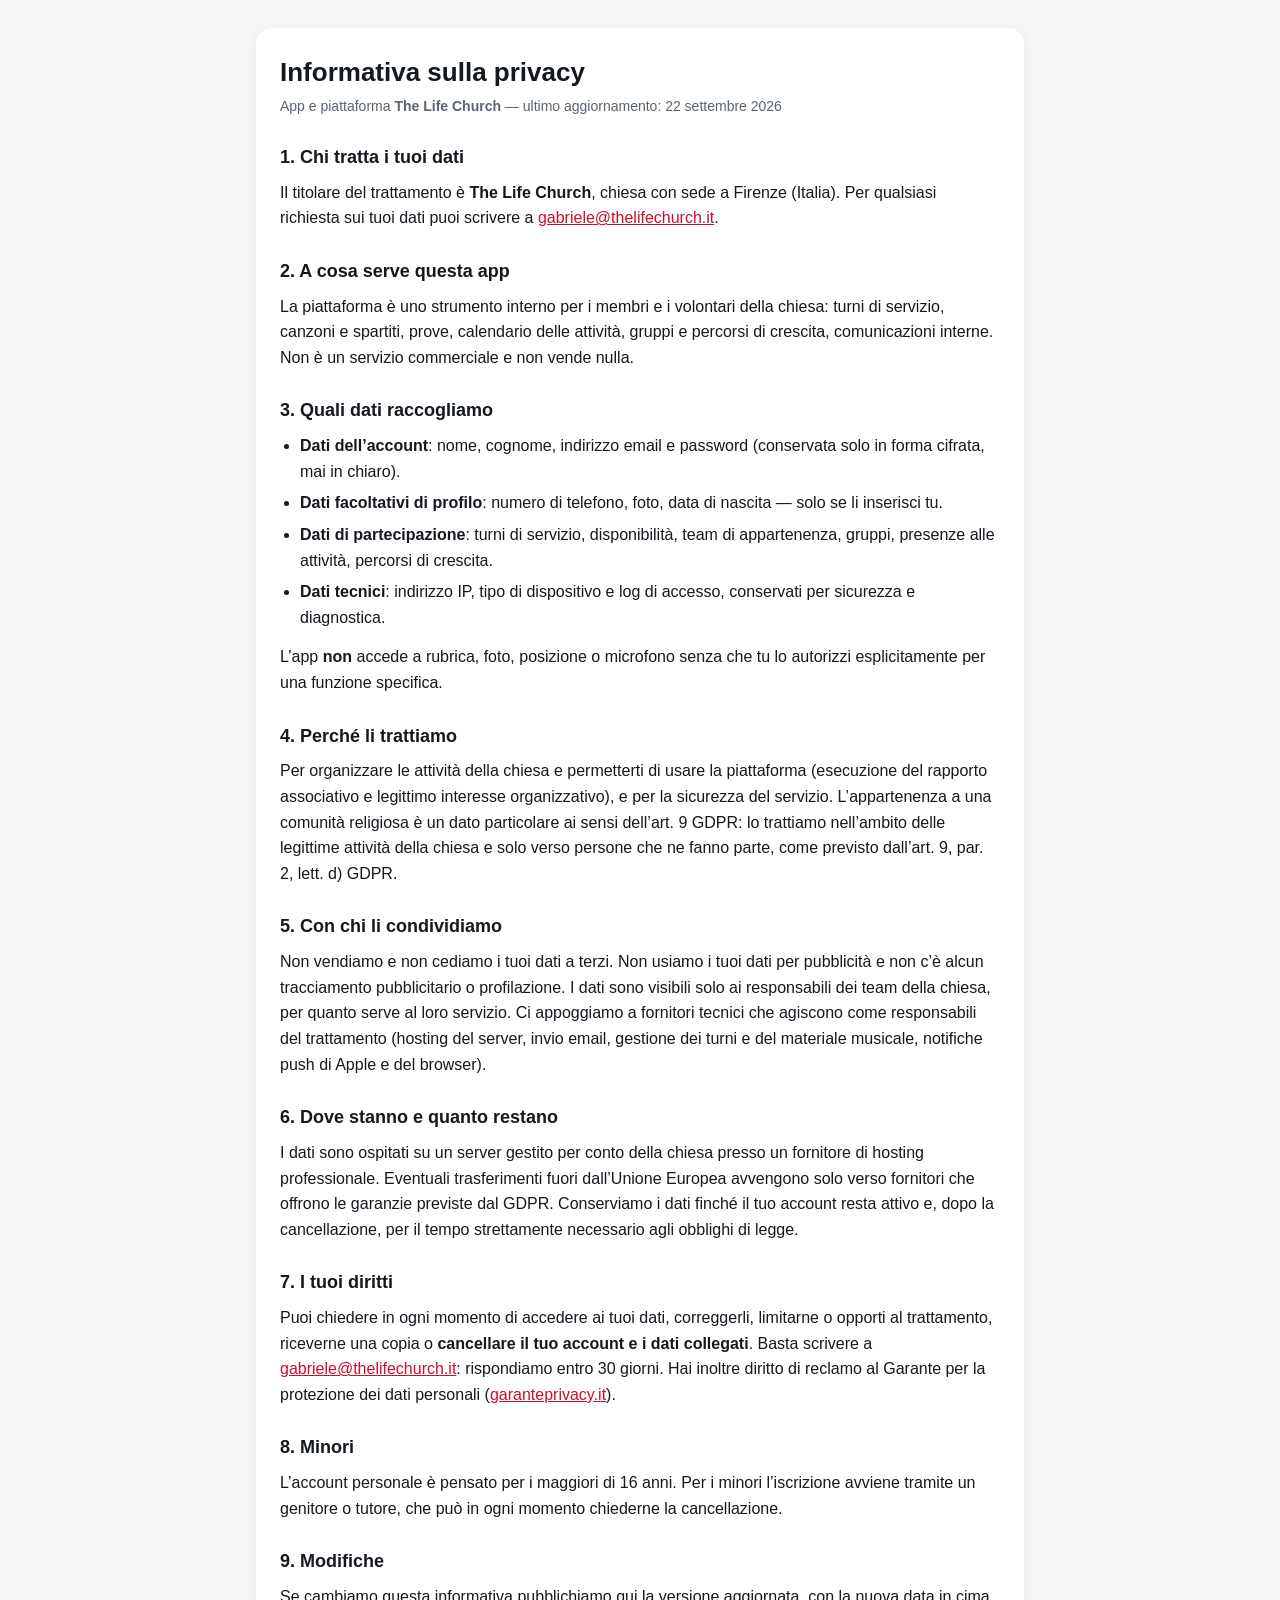
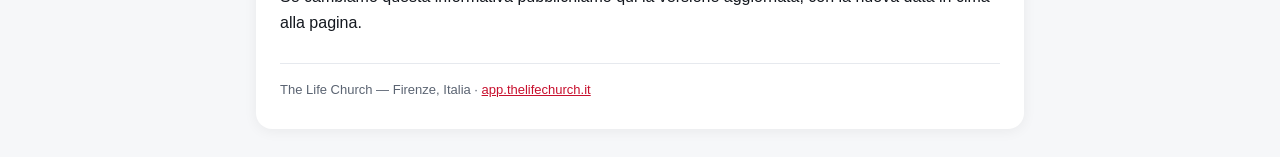
<file: index.html>
<!doctype html>
<html lang="it">
<head>
<meta charset="utf-8">
<meta name="viewport" content="width=device-width, initial-scale=1">
<title>Informativa sulla privacy — The Life Church</title>
</head>
<body style="margin:0;padding:28px 18px;background:#f6f7f9;color:#14181f;font-family:-apple-system,BlinkMacSystemFont,'Segoe UI',Roboto,Helvetica,Arial,sans-serif;line-height:1.6;-webkit-text-size-adjust:100%">
<main style="max-width:720px;margin:0 auto;background:#ffffff;border-radius:16px;padding:28px 24px;box-shadow:0 2px 14px rgba(0,0,0,0.06)">

<h1 style="font-size:26px;line-height:1.25;margin:0 0 6px">Informativa sulla privacy</h1>
<p style="margin:0 0 24px;color:#5b6472;font-size:14px">App e piattaforma <strong>The Life Church</strong> &mdash; ultimo aggiornamento: 22 settembre 2026</p>

<h2 style="font-size:18px;margin:26px 0 8px">1. Chi tratta i tuoi dati</h2>
<p style="margin:0 0 14px">Il titolare del trattamento &egrave; <strong>The Life Church</strong>, chiesa con sede a Firenze (Italia). Per qualsiasi richiesta sui tuoi dati puoi scrivere a <a href="mailto:gabriele@thelifechurch.it" style="color:#c8102e">gabriele@thelifechurch.it</a>.</p>

<h2 style="font-size:18px;margin:26px 0 8px">2. A cosa serve questa app</h2>
<p style="margin:0 0 14px">La piattaforma &egrave; uno strumento interno per i membri e i volontari della chiesa: turni di servizio, canzoni e spartiti, prove, calendario delle attivit&agrave;, gruppi e percorsi di crescita, comunicazioni interne. Non &egrave; un servizio commerciale e non vende nulla.</p>

<h2 style="font-size:18px;margin:26px 0 8px">3. Quali dati raccogliamo</h2>
<ul style="margin:0 0 14px;padding-left:20px">
<li style="margin-bottom:6px"><strong>Dati dell&rsquo;account</strong>: nome, cognome, indirizzo email e password (conservata solo in forma cifrata, mai in chiaro).</li>
<li style="margin-bottom:6px"><strong>Dati facoltativi di profilo</strong>: numero di telefono, foto, data di nascita &mdash; solo se li inserisci tu.</li>
<li style="margin-bottom:6px"><strong>Dati di partecipazione</strong>: turni di servizio, disponibilit&agrave;, team di appartenenza, gruppi, presenze alle attivit&agrave;, percorsi di crescita.</li>
<li style="margin-bottom:6px"><strong>Dati tecnici</strong>: indirizzo IP, tipo di dispositivo e log di accesso, conservati per sicurezza e diagnostica.</li>
</ul>
<p style="margin:0 0 14px">L&rsquo;app <strong>non</strong> accede a rubrica, foto, posizione o microfono senza che tu lo autorizzi esplicitamente per una funzione specifica.</p>

<h2 style="font-size:18px;margin:26px 0 8px">4. Perch&eacute; li trattiamo</h2>
<p style="margin:0 0 14px">Per organizzare le attivit&agrave; della chiesa e permetterti di usare la piattaforma (esecuzione del rapporto associativo e legittimo interesse organizzativo), e per la sicurezza del servizio. L&rsquo;appartenenza a una comunit&agrave; religiosa &egrave; un dato particolare ai sensi dell&rsquo;art. 9 GDPR: lo trattiamo nell&rsquo;ambito delle legittime attivit&agrave; della chiesa e solo verso persone che ne fanno parte, come previsto dall&rsquo;art. 9, par. 2, lett. d) GDPR.</p>

<h2 style="font-size:18px;margin:26px 0 8px">5. Con chi li condividiamo</h2>
<p style="margin:0 0 14px">Non vendiamo e non cediamo i tuoi dati a terzi. Non usiamo i tuoi dati per pubblicit&agrave; e non c&rsquo;&egrave; alcun tracciamento pubblicitario o profilazione. I dati sono visibili solo ai responsabili dei team della chiesa, per quanto serve al loro servizio. Ci appoggiamo a fornitori tecnici che agiscono come responsabili del trattamento (hosting del server, invio email, gestione dei turni e del materiale musicale, notifiche push di Apple e del browser).</p>

<h2 style="font-size:18px;margin:26px 0 8px">6. Dove stanno e quanto restano</h2>
<p style="margin:0 0 14px">I dati sono ospitati su un server gestito per conto della chiesa presso un fornitore di hosting professionale. Eventuali trasferimenti fuori dall&rsquo;Unione Europea avvengono solo verso fornitori che offrono le garanzie previste dal GDPR. Conserviamo i dati finch&eacute; il tuo account resta attivo e, dopo la cancellazione, per il tempo strettamente necessario agli obblighi di legge.</p>

<h2 style="font-size:18px;margin:26px 0 8px">7. I tuoi diritti</h2>
<p style="margin:0 0 14px">Puoi chiedere in ogni momento di accedere ai tuoi dati, correggerli, limitarne o opporti al trattamento, riceverne una copia o <strong>cancellare il tuo account e i dati collegati</strong>. Basta scrivere a <a href="mailto:gabriele@thelifechurch.it" style="color:#c8102e">gabriele@thelifechurch.it</a>: rispondiamo entro 30 giorni. Hai inoltre diritto di reclamo al Garante per la protezione dei dati personali (<a href="https://www.garanteprivacy.it" style="color:#c8102e">garanteprivacy.it</a>).</p>

<h2 style="font-size:18px;margin:26px 0 8px">8. Minori</h2>
<p style="margin:0 0 14px">L&rsquo;account personale &egrave; pensato per i maggiori di 16 anni. Per i minori l&rsquo;iscrizione avviene tramite un genitore o tutore, che pu&ograve; in ogni momento chiederne la cancellazione.</p>

<h2 style="font-size:18px;margin:26px 0 8px">9. Modifiche</h2>
<p style="margin:0 0 6px">Se cambiamo questa informativa pubblichiamo qui la versione aggiornata, con la nuova data in cima alla pagina.</p>

<hr style="border:0;border-top:1px solid #e6e9ee;margin:28px 0 16px">
<p style="margin:0;color:#5b6472;font-size:13px">The Life Church &mdash; Firenze, Italia &middot; <a href="https://app.thelifechurch.it/piattaforma" style="color:#c8102e">app.thelifechurch.it</a></p>

</main>
</body>
</html>
</file>
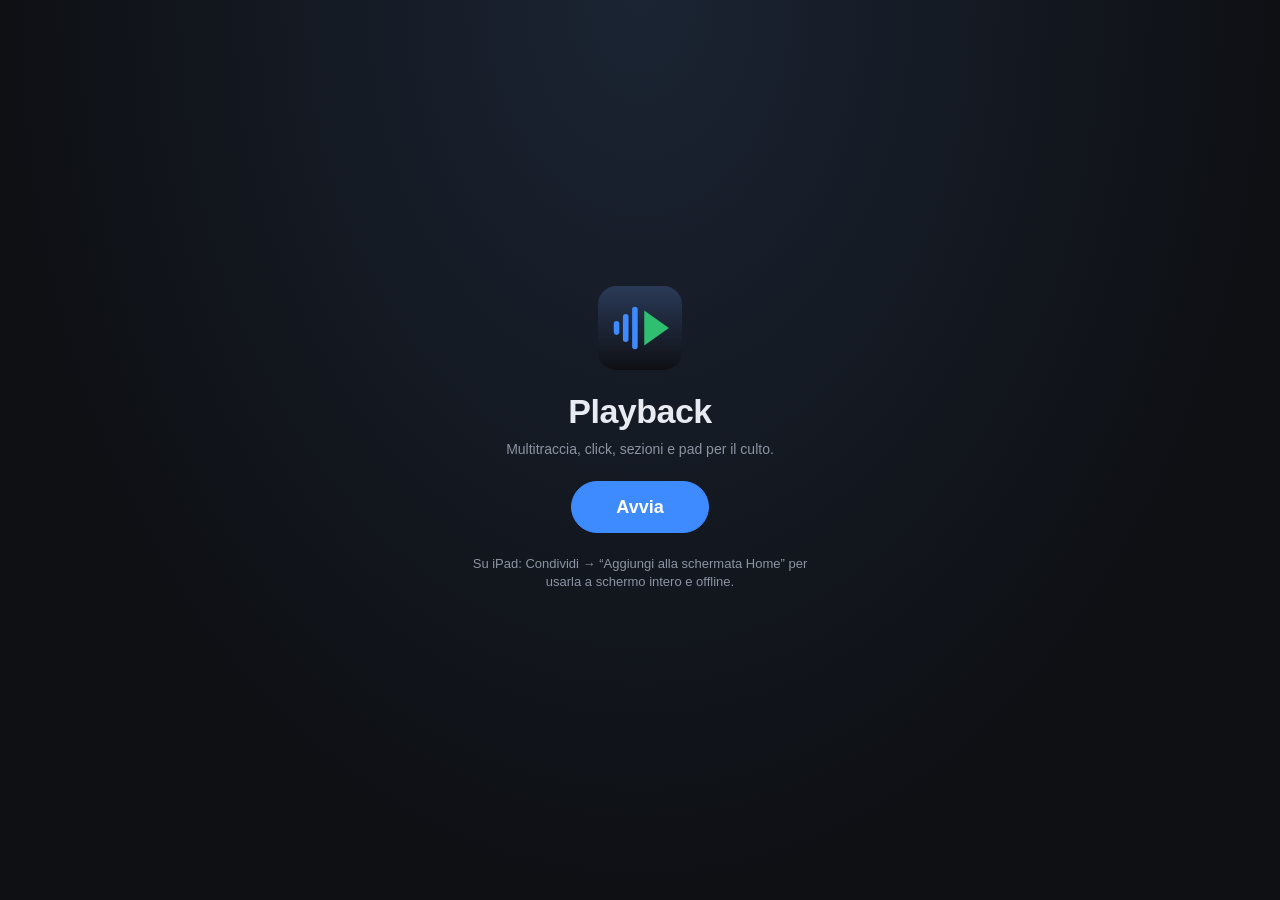
<file: playback/index.html>
<!doctype html>
<html lang="it">
<head>
<meta charset="utf-8">
<meta name="viewport" content="width=device-width, initial-scale=1, viewport-fit=cover, user-scalable=no">
<title>Playback TLC</title>
<meta name="description" content="Riproduttore di multitraccia per il culto: scalette, mixer, click, sezioni, loop e pad.">
<meta name="theme-color" content="#0e1014">
<meta name="apple-mobile-web-app-capable" content="yes">
<meta name="mobile-web-app-capable" content="yes">
<meta name="apple-mobile-web-app-status-bar-style" content="black-translucent">
<meta name="apple-mobile-web-app-title" content="Playback">
<link rel="manifest" href="manifest.webmanifest">
<link rel="icon" href="icons/icon.svg" type="image/svg+xml">
<link rel="apple-touch-icon" href="icons/icon-180.png">
<link rel="stylesheet" href="css/style.css">
</head>
<body>

<div id="start" class="start">
  <div class="start-card">
    <img src="icons/icon.svg" alt="" width="84" height="84">
    <h1>Playback</h1>
    <p>Multitraccia, click, sezioni e pad per il culto.</p>
    <button id="startBtn" class="btn primary big">Avvia</button>
    <p class="hint">Su iPad: Condividi → “Aggiungi alla schermata Home” per usarla a schermo intero e offline.</p>
  </div>
</div>

<header class="topbar">
  <button id="toggleSetlist" class="icon-btn" title="Scaletta" aria-label="Mostra scaletta">
    <svg viewBox="0 0 24 24"><path d="M4 6h16M4 12h16M4 18h10"/></svg>
  </button>
  <div class="transport">
    <button id="prevSong" class="icon-btn" title="Brano precedente (↑)" aria-label="Brano precedente">
      <svg viewBox="0 0 24 24"><path d="M6 5v14M19 5l-10 7 10 7z"/></svg>
    </button>
    <button id="stopBtn" class="icon-btn" title="Stop (Esc)" aria-label="Stop">
      <svg viewBox="0 0 24 24"><rect x="6" y="6" width="12" height="12" rx="1"/></svg>
    </button>
    <button id="playBtn" class="play-btn" title="Play / Pausa (Spazio)" aria-label="Play">
      <svg class="i-play" viewBox="0 0 24 24"><path d="M7 4.5v15l13-7.5z"/></svg>
      <svg class="i-pause" viewBox="0 0 24 24"><path d="M7 5h3.5v14H7zM13.5 5H17v14h-3.5z"/></svg>
    </button>
    <button id="nextSong" class="icon-btn" title="Brano successivo (↓)" aria-label="Brano successivo">
      <svg viewBox="0 0 24 24"><path d="M18 5v14M5 5l10 7-10 7z"/></svg>
    </button>
  </div>

  <div class="now">
    <div id="songTitle" class="song-title">Nessun brano</div>
    <div class="song-meta">
      <span id="songKey" class="chip">–</span>
      <span id="songBpm" class="chip">– BPM</span>
      <span id="songSig" class="chip">4/4</span>
      <span id="songSection" class="chip section-chip">–</span>
    </div>
  </div>

  <div class="clock">
    <div id="timeElapsed" class="time-big">0:00</div>
    <div class="time-small"><span id="timeRemain">-0:00</span> · <span id="barBeat">1.1</span></div>
  </div>

  <div class="toggles">
    <button id="loopBtn" class="toggle" title="Loop sezione (L)">Loop</button>
    <button id="countInBtn" class="toggle" title="Count-in">Count-in</button>
    <button id="padBtn" class="toggle" title="Pad (P)">Pad</button>
    <button id="settingsBtn" class="icon-btn" title="Impostazioni" aria-label="Impostazioni">
      <svg viewBox="0 0 24 24"><circle cx="12" cy="12" r="3"/><path d="M12 2v3M12 19v3M4.2 4.2l2.1 2.1M17.7 17.7l2.1 2.1M2 12h3M19 12h3M4.2 19.8l2.1-2.1M17.7 6.3l2.1-2.1"/></svg>
    </button>
  </div>
</header>

<div class="layout">
  <aside id="setlistPanel" class="setlist-panel">
    <div class="panel-head">
      <select id="setlistSelect" aria-label="Scaletta"></select>
      <button id="setlistMenuBtn" class="icon-btn small" title="Gestisci scalette" aria-label="Gestisci scalette">
        <svg viewBox="0 0 24 24"><circle cx="5" cy="12" r="1.6"/><circle cx="12" cy="12" r="1.6"/><circle cx="19" cy="12" r="1.6"/></svg>
      </button>
    </div>
    <ol id="setlist" class="setlist"></ol>
    <div class="panel-foot">
      <button id="libraryBtn" class="btn">Libreria</button>
      <button id="importBtn" class="btn primary">+ Nuovo brano</button>
      <button id="editSetlistBtn" class="btn ghost">Modifica</button>
    </div>
  </aside>

  <main class="stage">
    <div class="wave-wrap">
      <canvas id="wave"></canvas>
      <div id="loading" class="loading" hidden>Caricamento…</div>
    </div>

    <div class="sections-bar">
      <div id="sections" class="sections"></div>
      <div class="sections-tools">
        <select id="jumpMode" title="Quando saltare alla sezione">
          <option value="now">Salta subito</option>
          <option value="bar">A fine battuta</option>
          <option value="section">A fine sezione</option>
        </select>
        <button id="addMarkerBtn" class="btn small" title="Aggiungi una sezione alla posizione attuale">+ Sezione</button>
        <button id="editSongBtn" class="btn small ghost">Modifica brano</button>
      </div>
    </div>

    <div id="mixer" class="mixer"></div>
  </main>
</div>

<div id="empty" class="empty" hidden>
  <h2>Benvenuto</h2>
  <p>Importa gli stem di un brano (click, guide, batteria, basso…) con <b>+ Nuovo brano</b>.<br>
  Puoi selezionare più file insieme dall'app File dell'iPad o dal Finder del Mac.</p>
</div>

<!-- Finestre -->
<dialog id="dlgImport" class="dlg">
  <form method="dialog" class="dlg-body">
    <h2>Nuovo brano</h2>
    <p class="hint">Seleziona tutti gli stem del brano. I file con “click” o “guide/cue” nel nome vengono riconosciuti in automatico.</p>
    <div class="file-row">
      <label class="btn primary">Scegli file audio<input id="impFiles" type="file" accept="audio/*,.wav,.mp3,.m4a,.aif,.aiff,.caf,.flac,.ogg" multiple hidden></label>
      <label class="btn">Scegli cartella<input id="impFolder" type="file" webkitdirectory multiple hidden></label>
    </div>
    <ul id="impList" class="file-list"></ul>
    <div class="grid2">
      <label>Titolo<input id="impTitle" required></label>
      <label>Artista<input id="impArtist"></label>
      <label>BPM<input id="impBpm" type="number" min="20" max="300" step="0.01" placeholder="es. 72"></label>
      <label>Tonalità<input id="impKey" placeholder="es. G, Bb, F#m"></label>
      <label>Tempo<select id="impSig"></select></label>
    </div>
    <div id="impProgress" class="progress" hidden><div></div><span></span></div>
    <div class="dlg-actions">
      <button value="cancel" class="btn ghost" formnovalidate>Annulla</button>
      <button id="impSave" value="ok" class="btn primary">Importa</button>
    </div>
  </form>
</dialog>

<dialog id="dlgSong" class="dlg wide">
  <form method="dialog" class="dlg-body">
    <h2>Modifica brano</h2>
    <div class="grid3">
      <label>Titolo<input id="edTitle" required></label>
      <label>Artista<input id="edArtist"></label>
      <label>Tonalità<input id="edKey" placeholder="es. G"></label>
      <label>BPM<input id="edBpm" type="number" min="20" max="300" step="0.01"></label>
      <label>Tempo<select id="edSig"></select></label>
      <label>Primo battito (s)<input id="edFirstBeat" type="number" step="0.001" min="0" title="Dove cade il primo battito della battuta 1"></label>
      <label>A fine brano<select id="edTransition">
        <option value="stop">Fermati e prepara il successivo</option>
        <option value="continue">Continua col successivo</option>
      </select></label>
      <label>Pausa prima del successivo (s)<input id="edGap" type="number" min="0" max="60" step="0.5"></label>
    </div>

    <h3>Sezioni</h3>
    <ul id="edSections" class="edit-list"></ul>
    <div class="row">
      <button type="button" id="edAddSection" class="btn small">+ Sezione al playhead</button>
      <button type="button" id="edBarSections" class="btn small ghost" title="Crea sezioni ogni N battute (richiede BPM)">Genera ogni 8 battute</button>
    </div>

    <h3>Tracce</h3>
    <ul id="edTracks" class="edit-list"></ul>
    <label class="btn small">+ Aggiungi tracce<input id="edAddTracks" type="file" accept="audio/*,.wav,.mp3,.m4a,.aif,.aiff,.caf,.flac,.ogg" multiple hidden></label>
    <div id="edProgress" class="progress" hidden><div></div><span></span></div>

    <div class="dlg-actions">
      <button type="button" id="edDelete" class="btn danger">Elimina brano</button>
      <span class="spacer"></span>
      <button value="cancel" class="btn ghost" formnovalidate>Annulla</button>
      <button id="edSave" value="ok" class="btn primary">Salva</button>
    </div>
  </form>
</dialog>

<dialog id="dlgLibrary" class="dlg wide">
  <form method="dialog" class="dlg-body">
    <h2>Libreria</h2>
    <input id="libSearch" type="search" placeholder="Cerca brano o artista">
    <ul id="libList" class="lib-list"></ul>
    <div class="dlg-actions">
      <span id="libStorage" class="hint"></span>
      <span class="spacer"></span>
      <button value="close" class="btn primary">Fatto</button>
    </div>
  </form>
</dialog>

<dialog id="dlgSettings" class="dlg wide">
  <form method="dialog" class="dlg-body">
    <h2>Impostazioni</h2>
    <div class="grid2">
      <label>Click generato<select id="setClickMode">
        <option value="auto">Automatico (solo se il brano non ha una traccia click)</option>
        <option value="always">Sempre</option>
        <option value="off">Mai</option>
      </select></label>
      <label>Suono del click<select id="setClickSound">
        <option value="beep">Beep</option>
        <option value="wood">Legnetto</option>
        <option value="hard">Duro</option>
      </select></label>
      <label>Battute di count-in<select id="setCountIn">
        <option value="1">1 battuta</option>
        <option value="2">2 battute</option>
      </select></label>
      <label>Durata dissolvenza pad (s)<input id="setPadFade" type="number" min="0.5" max="15" step="0.5"></label>
    </div>

    <h3>Uscite audio</h3>
    <p class="hint">Uscite disponibili: <b id="setChannels">2</b>. Collega l'interfaccia audio e premi “Rileva uscite”. Ogni traccia ha la sua uscita nel mixer.</p>
    <div class="row wrap">
      <button type="button" id="setDetect" class="btn small">Rileva uscite</button>
      <button type="button" class="btn small ghost" data-preset="all">Tutto su 1-2</button>
      <button type="button" class="btn small ghost" data-preset="split">Click+Guide su 1 (L), tracce su 2 (R)</button>
      <button type="button" class="btn small ghost" data-preset="multi">Click+Guide su 1-2, tracce su 3-4</button>
    </div>

    <h3>Controllo MIDI</h3>
    <p class="hint">Note: C4 (60) Play/Pausa · D4 (62) Stop · E4 (64) Brano prec. · F4 (65) Brano succ. · G4 (67) Sezione prec. · A4 (69) Sezione succ. · B4 (71) Loop · Program Change N → brano N della scaletta.</p>
    <div class="row"><button type="button" id="setMidi" class="btn small">Attiva MIDI</button><span id="setMidiStatus" class="hint"></span></div>

    <h3>Tastiera</h3>
    <p class="hint">Spazio play/pausa · Esc stop · ←/→ sezione · ↑/↓ brano · 1–9 sezione N · L loop · P pad</p>

    <div class="dlg-actions">
      <span class="spacer"></span>
      <button value="close" class="btn primary">Fatto</button>
    </div>
  </form>
</dialog>

<div id="toast" class="toast" hidden></div>

<script type="module" src="js/app.js"></script>
</body>
</html>
</file>
<file: playback/css/style.css>
:root {
  --bg: #0e1014;
  --panel: #161920;
  --panel-2: #1d2129;
  --line: #2a2f3a;
  --text: #e8ebf1;
  --muted: #8c94a3;
  --accent: #3d8bff;
  --accent-2: #2a6fd6;
  --green: #2fbf71;
  --red: #ef4444;
  --yellow: #f5b62e;
  --radius: 10px;
  --safe-l: env(safe-area-inset-left, 0px);
  --safe-r: env(safe-area-inset-right, 0px);
  --safe-t: env(safe-area-inset-top, 0px);
  --safe-b: env(safe-area-inset-bottom, 0px);
  color-scheme: dark;
}

* { box-sizing: border-box; -webkit-tap-highlight-color: transparent; }
html, body { height: 100%; }
body {
  margin: 0;
  background: var(--bg);
  color: var(--text);
  font: 14px/1.4 -apple-system, BlinkMacSystemFont, "SF Pro Text", "Segoe UI", Roboto, Helvetica, Arial, sans-serif;
  display: flex;
  flex-direction: column;
  overflow: hidden;
  -webkit-user-select: none;
  user-select: none;
  -webkit-text-size-adjust: 100%;
}
input, select, textarea { -webkit-user-select: text; user-select: text; }
button, input, select { font: inherit; color: inherit; }
svg { width: 22px; height: 22px; fill: none; stroke: currentColor; stroke-width: 2; stroke-linecap: round; stroke-linejoin: round; }
[hidden] { display: none !important; }

/* ---------- Avvio ---------- */
.start {
  position: fixed; inset: 0; z-index: 50;
  display: grid; place-items: center;
  background: radial-gradient(ellipse at top, #1b2433, var(--bg) 70%);
}
.start-card { text-align: center; padding: 24px; max-width: 420px; }
.start-card h1 { margin: 12px 0 4px; font-size: 34px; letter-spacing: -0.5px; }
.start-card p { color: var(--muted); margin: 0 0 22px; }
.start-card .hint { margin-top: 22px; font-size: 13px; }

/* ---------- Pulsanti ---------- */
.btn {
  display: inline-flex; align-items: center; justify-content: center; gap: 6px;
  min-height: 38px; padding: 0 14px;
  border: 1px solid var(--line); border-radius: 8px;
  background: var(--panel-2); cursor: pointer; white-space: nowrap;
}
.btn:active { transform: translateY(1px); }
.btn.primary { background: var(--accent); border-color: var(--accent); color: #fff; font-weight: 600; }
.btn.ghost { background: transparent; }
.btn.danger { background: transparent; border-color: #5b2323; color: #ff8080; }
.btn.small { min-height: 32px; padding: 0 10px; font-size: 13px; }
.btn.big { min-height: 52px; padding: 0 44px; font-size: 18px; border-radius: 26px; }
.icon-btn {
  display: inline-grid; place-items: center;
  width: 44px; height: 44px; border-radius: 10px;
  border: 0; background: transparent; cursor: pointer; color: var(--text);
}
.icon-btn:active { background: var(--panel-2); }
.icon-btn.small { width: 34px; height: 34px; }
.icon-btn rect, .transport svg path { fill: currentColor; }
.toggle {
  min-height: 34px; padding: 0 12px; border-radius: 17px;
  border: 1px solid var(--line); background: transparent; cursor: pointer;
  font-size: 13px; font-weight: 600; color: var(--muted);
}
.toggle.on { background: var(--accent); border-color: var(--accent); color: #fff; }
#padBtn.on { background: #8b5cf6; border-color: #8b5cf6; }
#loopBtn.on { background: var(--yellow); border-color: var(--yellow); color: #1b1300; }

/* ---------- Barra superiore ---------- */
.topbar {
  display: flex; align-items: center; gap: 14px;
  padding: calc(8px + var(--safe-t)) calc(12px + var(--safe-r)) 8px calc(12px + var(--safe-l));
  background: var(--panel); border-bottom: 1px solid var(--line);
  flex-shrink: 0;
}
.transport { display: flex; align-items: center; gap: 2px; }
.play-btn {
  width: 58px; height: 58px; border-radius: 50%;
  border: 0; background: var(--green); color: #fff; cursor: pointer;
  display: grid; place-items: center; margin: 0 4px;
  box-shadow: 0 4px 14px rgba(47, 191, 113, 0.3);
}
.play-btn svg { width: 28px; height: 28px; }
.play-btn svg path { fill: currentColor; stroke: none; }
.play-btn .i-pause { display: none; }
body.playing .play-btn { background: var(--red); box-shadow: 0 4px 14px rgba(239, 68, 68, 0.3); }
body.playing .play-btn .i-play { display: none; }
body.playing .play-btn .i-pause { display: block; }
body.countin .play-btn { background: var(--yellow); }

.now { flex: 1; min-width: 0; }
.song-title { font-size: 20px; font-weight: 700; white-space: nowrap; overflow: hidden; text-overflow: ellipsis; }
.song-meta { display: flex; gap: 6px; margin-top: 4px; flex-wrap: wrap; }
.chip { font-size: 12px; padding: 2px 8px; border-radius: 6px; background: var(--panel-2); color: var(--muted); font-weight: 600; }
.section-chip { color: #fff; }
.clock { text-align: right; font-variant-numeric: tabular-nums; }
.time-big { font-size: 30px; font-weight: 700; letter-spacing: -0.5px; line-height: 1; }
.time-small { font-size: 13px; color: var(--muted); margin-top: 4px; }
.toggles { display: flex; align-items: center; gap: 6px; }

/* ---------- Layout ---------- */
.layout { flex: 1; display: flex; min-height: 0; }
.setlist-panel {
  width: 300px; flex-shrink: 0;
  display: flex; flex-direction: column;
  background: var(--panel); border-right: 1px solid var(--line);
  padding-left: var(--safe-l);
}
body.setlist-hidden .setlist-panel { display: none; }
.panel-head { display: flex; gap: 6px; padding: 10px; border-bottom: 1px solid var(--line); }
.panel-head select { flex: 1; min-width: 0; }
.setlist { list-style: none; margin: 0; padding: 6px; overflow-y: auto; flex: 1; -webkit-overflow-scrolling: touch; }
.setlist li {
  display: flex; align-items: center; gap: 10px;
  padding: 10px; border-radius: 8px; cursor: pointer;
  border: 1px solid transparent;
}
.setlist li + li { margin-top: 2px; }
.setlist li:active { background: var(--panel-2); }
.setlist li.active { background: #1e2a3f; border-color: var(--accent-2); }
.setlist li.next { border-style: dashed; border-color: var(--line); }
.setlist .num { width: 22px; text-align: center; color: var(--muted); font-weight: 700; font-variant-numeric: tabular-nums; }
.setlist li.active .num { color: var(--accent); }
.setlist .info { flex: 1; min-width: 0; }
.setlist .t { font-weight: 600; white-space: nowrap; overflow: hidden; text-overflow: ellipsis; }
.setlist .m { font-size: 12px; color: var(--muted); }
.setlist .acts { display: none; gap: 2px; }
.setlist.editing .acts { display: flex; }
.setlist .acts button { width: 32px; height: 32px; border-radius: 6px; border: 1px solid var(--line); background: var(--panel-2); cursor: pointer; }
.setlist .empty-msg { color: var(--muted); padding: 16px; text-align: center; cursor: default; }
.panel-foot { display: flex; gap: 6px; padding: 10px calc(10px) calc(10px + var(--safe-b)); border-top: 1px solid var(--line); flex-wrap: wrap; }
.panel-foot .btn { flex: 1; }

.stage { flex: 1; min-width: 0; display: flex; flex-direction: column; padding-right: var(--safe-r); }
.wave-wrap { position: relative; height: 150px; flex-shrink: 0; border-bottom: 1px solid var(--line); background: #0b0d11; }
#wave { width: 100%; height: 100%; display: block; touch-action: none; cursor: pointer; }
.loading { position: absolute; inset: 0; display: grid; place-items: center; background: rgba(11, 13, 17, 0.7); color: var(--muted); font-weight: 600; }

.sections-bar { display: flex; align-items: flex-start; gap: 10px; padding: 10px 12px; border-bottom: 1px solid var(--line); flex-shrink: 0; }
.sections { flex: 1; display: flex; gap: 6px; flex-wrap: wrap; min-height: 44px; }
.sections .sec {
  min-width: 84px; min-height: 44px; padding: 4px 12px;
  border-radius: 8px; border: 2px solid transparent; cursor: pointer;
  color: #fff; font-weight: 700; font-size: 13px; text-align: left;
  display: flex; flex-direction: column; justify-content: center;
  opacity: 0.8;
}
.sections .sec small { font-weight: 500; opacity: 0.75; font-size: 11px; font-variant-numeric: tabular-nums; }
.sections .sec.current { opacity: 1; border-color: #fff; }
.sections .sec.pending { animation: blink 0.5s steps(2) infinite; border-color: var(--yellow); }
.sections .none { color: var(--muted); align-self: center; font-size: 13px; }
@keyframes blink { 50% { opacity: 0.45; } }
.sections-tools { display: flex; gap: 6px; flex-wrap: wrap; justify-content: flex-end; }

/* ---------- Mixer ---------- */
.mixer {
  flex: 1; min-height: 0; display: flex; gap: 6px;
  padding: 10px 12px calc(10px + var(--safe-b));
  overflow-x: auto; overflow-y: hidden; -webkit-overflow-scrolling: touch;
}
.strip {
  width: 86px; flex-shrink: 0;
  display: flex; flex-direction: column; align-items: stretch; gap: 6px;
  background: var(--panel); border: 1px solid var(--line); border-radius: var(--radius);
  padding: 8px 6px;
}
.strip.role-click { border-top: 3px solid var(--yellow); }
.strip.role-guide { border-top: 3px solid #22c1c3; }
.strip.role-pad { border-top: 3px solid #8b5cf6; }
.strip.role-master { border-top: 3px solid var(--accent); background: #131a26; }
.strip.dimmed .fader-area { opacity: 0.45; }
.strip-name { font-size: 12px; font-weight: 700; text-align: center; white-space: nowrap; overflow: hidden; text-overflow: ellipsis; }
.strip select { font-size: 11px; padding: 3px 2px; min-height: 26px; }
.pan { width: 100%; height: 18px; margin: 0; accent-color: var(--muted); }
.fader-area { flex: 1; min-height: 90px; display: flex; gap: 6px; justify-content: center; }
.meter { width: 6px; border-radius: 3px; background: #0a0c10; position: relative; overflow: hidden; }
.meter i { position: absolute; left: 0; right: 0; bottom: 0; height: 0; background: linear-gradient(to top, var(--green) 0%, var(--green) 70%, var(--yellow) 88%, var(--red) 100%); background-size: 100% var(--h, 200px); background-position: bottom; }
.fader { width: 34px; position: relative; touch-action: none; cursor: ns-resize; }
.fader::before { content: ""; position: absolute; left: 50%; top: 6px; bottom: 6px; width: 4px; margin-left: -2px; border-radius: 2px; background: #0a0c10; }
.fader .unity { position: absolute; left: 4px; right: 4px; height: 1px; background: var(--line); }
.fader .thumb {
  position: absolute; left: 1px; right: 1px; height: 22px; margin-top: -11px;
  border-radius: 5px; background: linear-gradient(#e9edf3, #aeb6c3);
  box-shadow: 0 2px 4px rgba(0, 0, 0, 0.5);
}
.fader .thumb::after { content: ""; position: absolute; left: 4px; right: 4px; top: 10px; height: 2px; background: #333; }
.db { text-align: center; font-size: 11px; color: var(--muted); font-variant-numeric: tabular-nums; }
.strip-btns { display: flex; gap: 4px; }
.strip-btns button {
  flex: 1; min-height: 32px; border-radius: 6px; border: 1px solid var(--line);
  background: var(--panel-2); cursor: pointer; font-weight: 800; font-size: 13px; color: var(--muted);
}
.strip-btns .m.on { background: var(--red); border-color: var(--red); color: #fff; }
.strip-btns .s.on { background: var(--yellow); border-color: var(--yellow); color: #1b1300; }
.strip-btns .p.on { background: #8b5cf6; border-color: #8b5cf6; color: #fff; }

/* ---------- Vuoto ---------- */
.empty { position: fixed; left: 50%; top: 55%; transform: translate(-50%, -50%); text-align: center; color: var(--muted); max-width: 440px; pointer-events: none; }
.empty h2 { color: var(--text); }

/* ---------- Finestre ---------- */
.dlg {
  border: 1px solid var(--line); border-radius: 14px; padding: 0;
  background: var(--panel); color: var(--text);
  width: min(560px, calc(100vw - 24px)); max-height: calc(100vh - 40px);
}
.dlg.wide { width: min(820px, calc(100vw - 24px)); }
.dlg::backdrop { background: rgba(0, 0, 0, 0.6); }
.dlg-body { padding: 20px; display: flex; flex-direction: column; gap: 12px; }
.dlg h2 { margin: 0; font-size: 20px; }
.dlg h3 { margin: 10px 0 0; font-size: 14px; text-transform: uppercase; letter-spacing: 0.6px; color: var(--muted); }
.dlg label { display: flex; flex-direction: column; gap: 4px; font-size: 12px; color: var(--muted); font-weight: 600; }
.dlg label.btn { flex-direction: row; color: var(--text); font-size: 14px; align-self: flex-start; }
.dlg label.btn.primary { color: #fff; }
input:not([type]), input[type=text], input[type=number], input[type=search], select {
  min-height: 38px; padding: 6px 10px; border-radius: 8px;
  border: 1px solid var(--line); background: #0f1217; color: var(--text); font-size: 15px;
}
.grid2 { display: grid; grid-template-columns: 1fr 1fr; gap: 10px; }
.grid3 { display: grid; grid-template-columns: repeat(3, 1fr); gap: 10px; }
.row { display: flex; gap: 8px; align-items: center; }
.row.wrap { flex-wrap: wrap; }
.file-row { display: flex; gap: 8px; flex-wrap: wrap; }
.hint { color: var(--muted); font-size: 13px; margin: 0; }
.dlg-actions { display: flex; gap: 8px; align-items: center; margin-top: 8px; }
.spacer { flex: 1; }
.file-list, .edit-list, .lib-list { list-style: none; margin: 0; padding: 0; display: flex; flex-direction: column; gap: 4px; }
.file-list { max-height: 180px; overflow-y: auto; }
.file-list li { display: flex; gap: 8px; align-items: center; font-size: 13px; padding: 4px 8px; background: var(--panel-2); border-radius: 6px; }
.file-list li span { flex: 1; overflow: hidden; text-overflow: ellipsis; white-space: nowrap; }
.edit-list li { display: flex; gap: 6px; align-items: center; }
.edit-list li input:first-child { flex: 1; min-width: 0; }
.edit-list .time { width: 96px; }
.edit-list select { width: 110px; }
.edit-list .x { width: 36px; height: 36px; border-radius: 8px; border: 1px solid var(--line); background: transparent; cursor: pointer; color: #ff8080; flex-shrink: 0; }
.lib-list { max-height: 50vh; overflow-y: auto; }
.lib-list li { display: flex; gap: 10px; align-items: center; padding: 8px 10px; background: var(--panel-2); border-radius: 8px; }
.lib-list .info { flex: 1; min-width: 0; }
.lib-list .t { font-weight: 600; }
.lib-list .m { font-size: 12px; color: var(--muted); }
.progress { position: relative; height: 22px; border-radius: 6px; background: #0f1217; overflow: hidden; }
.progress div { position: absolute; left: 0; top: 0; bottom: 0; width: 0; background: var(--accent-2); transition: width 0.2s; }
.progress span { position: relative; display: block; text-align: center; font-size: 12px; line-height: 22px; }

.toast {
  position: fixed; left: 50%; bottom: calc(24px + var(--safe-b)); transform: translateX(-50%);
  background: #2b3240; color: #fff; padding: 10px 16px; border-radius: 10px;
  box-shadow: 0 8px 24px rgba(0, 0, 0, 0.4); z-index: 60; max-width: 90vw; text-align: center;
}

/* ---------- Schermi stretti ---------- */
@media (max-width: 900px) {
  .setlist-panel { position: fixed; z-index: 20; top: 0; bottom: 0; left: 0; box-shadow: 8px 0 30px rgba(0, 0, 0, 0.5); padding-top: var(--safe-t); }
  body:not(.setlist-open) .setlist-panel { display: none; }
  body.setlist-hidden.setlist-open .setlist-panel { display: flex; }
  .toggles .toggle { padding: 0 9px; }
  .time-big { font-size: 24px; }
}
@media (max-width: 640px) {
  .topbar { flex-wrap: wrap; gap: 8px; }
  .now { order: 5; flex-basis: 100%; }
  .grid2, .grid3 { grid-template-columns: 1fr; }
  .wave-wrap { height: 110px; }
}
</file>
